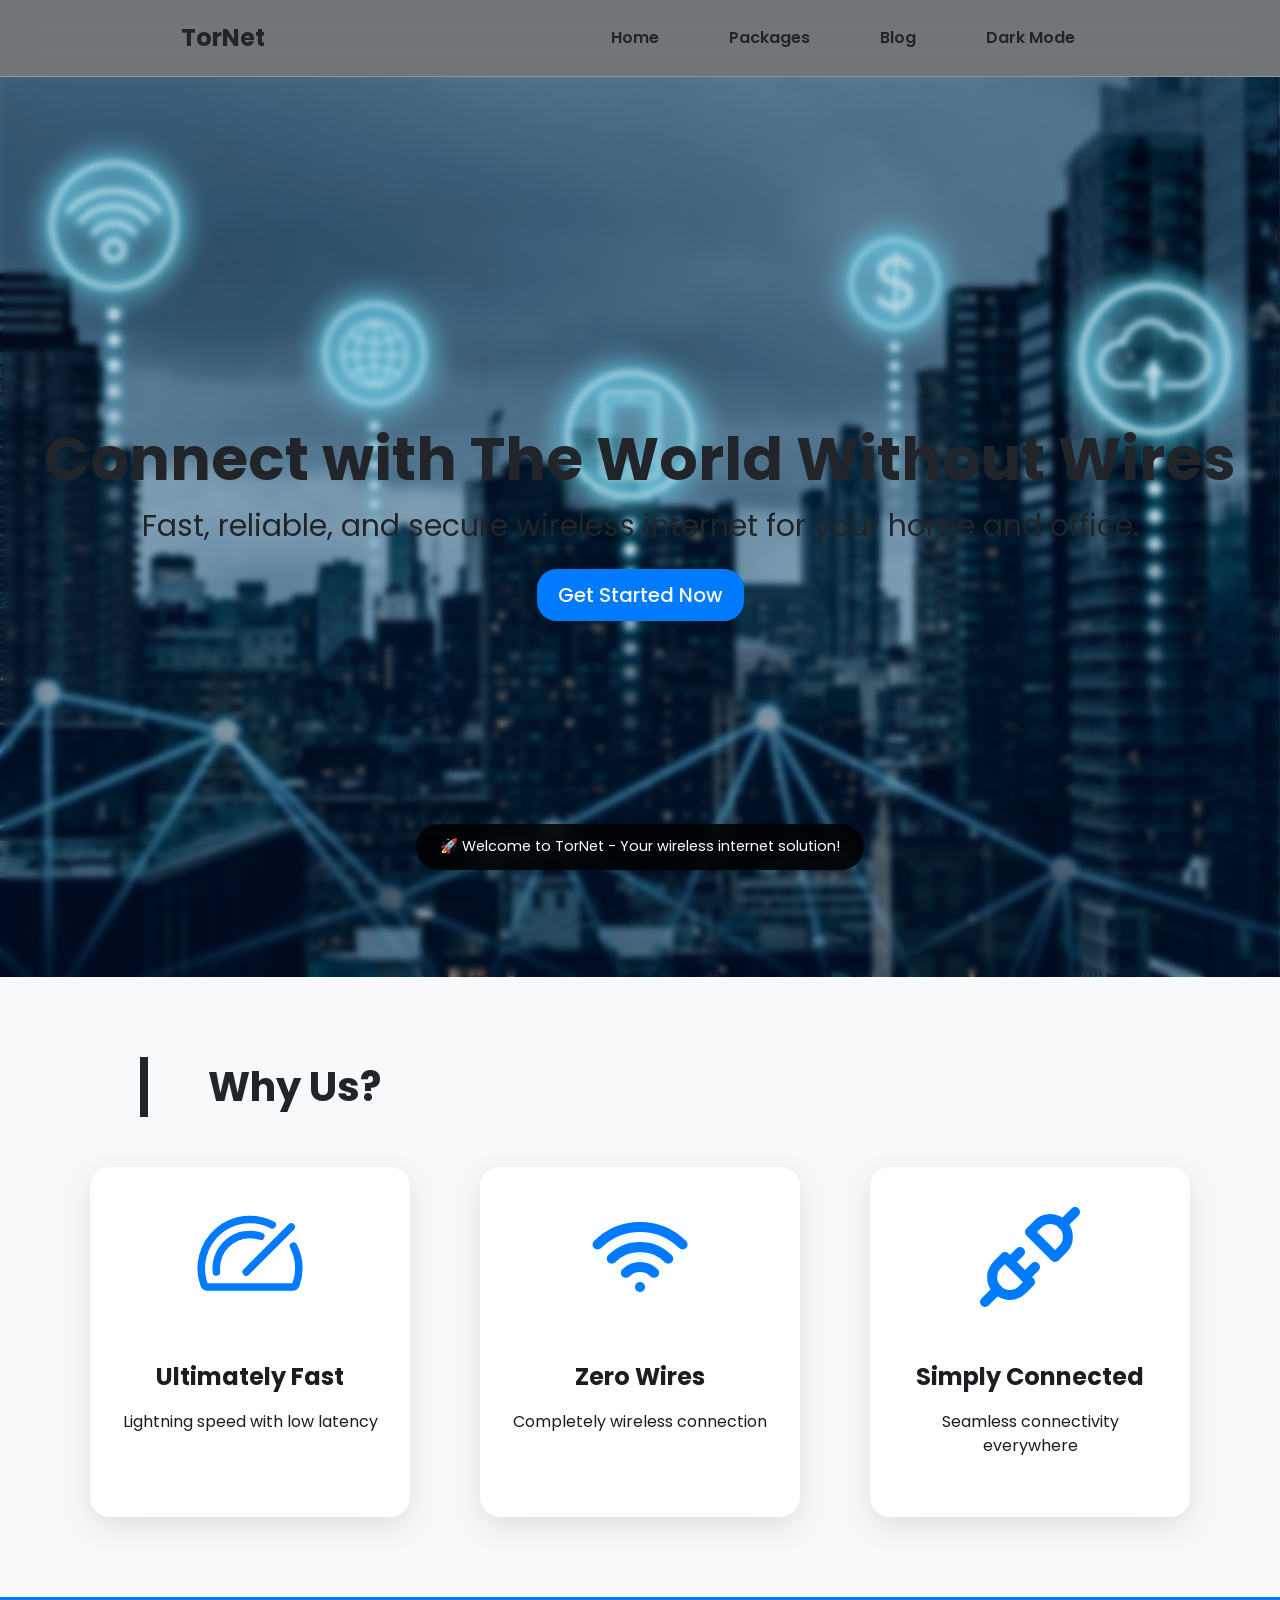
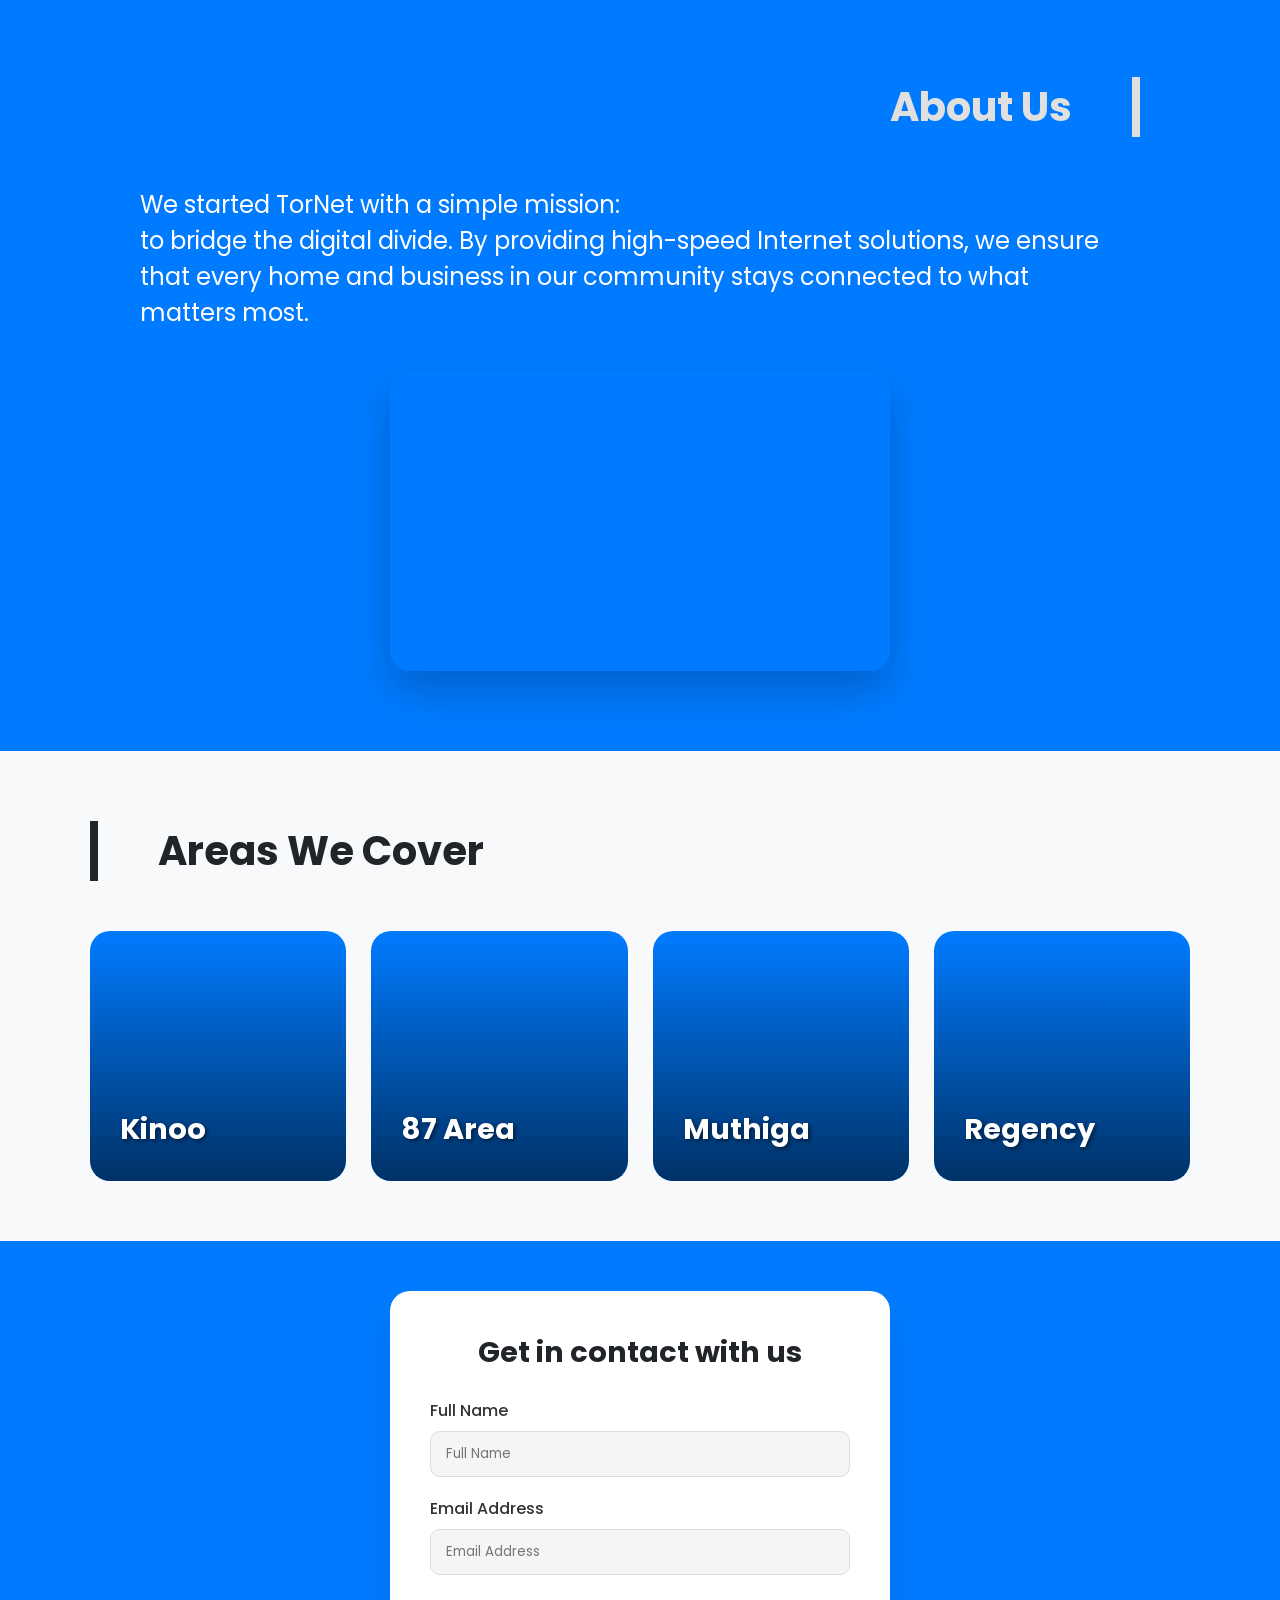
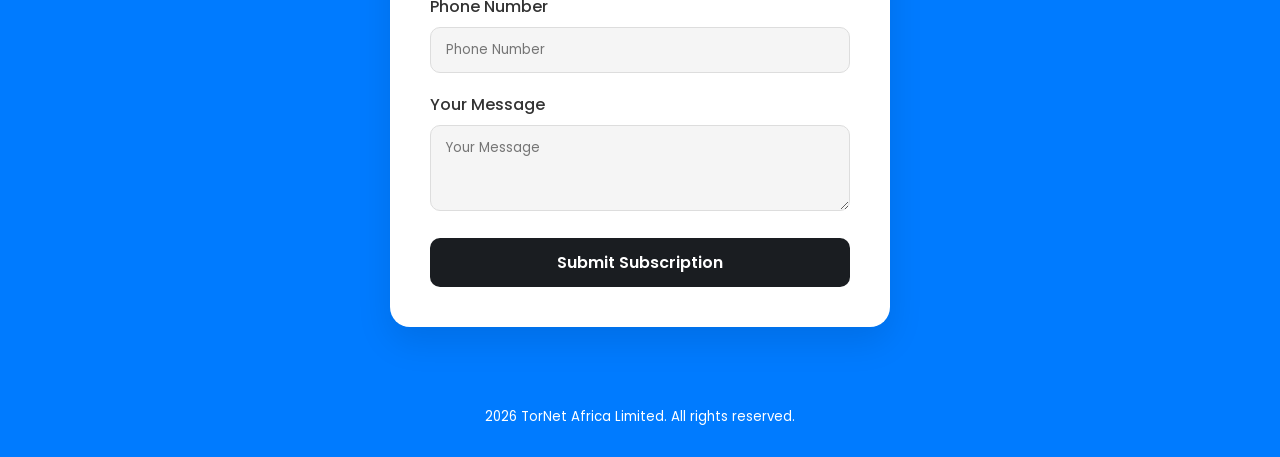
<file: index.html>
<!DOCTYPE html>
<html lang="en">
<head>
  <meta charset="UTF-8" />
  <meta name="viewport" content="width=device-width, initial-scale=1.0" />
  <title>TorNet | Wireless Internet</title>
  <link rel="preconnect" href="https://fonts.googleapis.com" />
  <link rel="preconnect" href="https://fonts.gstatic.com" crossorigin />
  <link href="https://fonts.googleapis.com/css2?family=Montserrat:ital,wght@0,100..900;1,100..900&family=Poppins:ital,wght@0,100;0,200;0,300;0,400;0,500;0,600;0,700;0,800;0,900;1,100;1,200;1,300;1,400;1,500;1,600;1,700;1,800;1,900&display=swap" rel="stylesheet" />
  <link rel="stylesheet" href="style.css">

</head>
<body>
  <div class="circle"></div>
  <div class="circle1"></div>
  <div class="circle2"></div>
  <div class="circle3"></div>

  <nav>
    <h2>TorNet</h2>
    <ul>
      <li><a href="#">Home</a></li>
      <li><a href="/pages/packages.html">Packages</a></li>
      <li><a href="/pages/blog.html">Blog</a></li>
      <li><a href="#" id="darkModeToggle">Dark Mode</a></li>
    </ul>
  </nav>

  <header>
    <div class="main">
      <div>
        <h1>Connect with The World Without Wires</h1>
        <p class="lead">Fast, reliable, and secure wireless internet for your home and office.</p>
        <button class="start" id="getStartedBtn">Get Started Now</button>
      </div>
    </div>
  </header>

  <main>
    <div class="cards-section" id="packages">
      <h1 class="title">Why Us?</h1>
      <div class="cards">
        <div class="speed">
          <svg xmlns="http://www.w3.org/2000/svg" width="240" height="240" fill="#007bff" viewBox="0 0 256 256">
            <path d="M114.34,154.34l96-96a8,8,0,0,1,11.32,11.32l-96,96a8,8,0,0,1-11.32-11.32ZM128,88a63.9,63.9,0,0,1,20.44,3.33,8,8,0,1,0,5.11-15.16A80,80,0,0,0,48.49,160.88,8,8,0,0,0,56.43,168c.29,0,.59,0,.89-.05a8,8,0,0,0,7.07-8.83A64.92,64.92,0,0,1,64,152,64.07,64.07,0,0,1,128,88Zm99.74,13a8,8,0,0,0-14.24,7.3,96.27,96.27,0,0,1,5,75.71l-181.1-.07A96.24,96.24,0,0,1,128,56h.88a95,95,0,0,1,42.82,10.5A8,8,0,1,0,179,52.27a112,112,0,0,0-156.66,137A16.07,16.07,0,0,0,37.46,200H218.53a16,16,0,0,0,15.11-10.71,112.35,112.35,0,0,0-5.9-88.3Z"/>
          </svg>
          <h3>Ultimately Fast</h3>
          <p>Lightning speed with low latency</p>
        </div>
        <div class="wires">
          <svg xmlns="http://www.w3.org/2000/svg" width="240" height="240" viewBox="0 0 24 24" fill="none" stroke="#007bff" stroke-width="2" stroke-linecap="round" stroke-linejoin="round">
            <path stroke="none" d="M0 0h24v24H0z" fill="none" />
            <path d="M12 18l.01 0" />
            <path d="M9.172 15.172a4 4 0 0 1 5.656 0" />
            <path d="M6.343 12.343a8 8 0 0 1 11.314 0" />
            <path d="M3.515 9.515c4.686 -4.687 12.284 -4.687 17 0" />
          </svg>
          <h3>Zero Wires</h3>
          <p>Completely wireless connection</p>
        </div>
        <div class="connect">
          <svg xmlns="http://www.w3.org/2000/svg" width="240" height="240" viewBox="0 0 24 24" fill="none" stroke="#007bff" stroke-width="2" stroke-linecap="round" stroke-linejoin="round">
            <path stroke="none" d="M0 0h24v24H0z" fill="none" />
            <path d="M7 12l5 5l-1.5 1.5a3.536 3.536 0 1 1 -5 -5l1.5 -1.5" />
            <path d="M17 12l-5 -5l1.5 -1.5a3.536 3.536 0 1 1 5 5l-1.5 1.5" />
            <path d="M3 21l2.5 -2.5" />
            <path d="M18.5 5.5l2.5 -2.5" />
            <path d="M10 11l-2 2" />
            <path d="M13 14l-2 2" />
          </svg>
          <h3>Simply Connected</h3>
          <p>Seamless connectivity everywhere</p>
        </div>
      </div>
    </div>

    <div class="about">
      <h1 class="title2">About Us</h1>
      <article>
        <p>We started TorNet with a simple mission:<br />to bridge the digital divide. By providing high-speed Internet solutions, we ensure that every home and business in our community stays connected to what matters most.</p>
        <div class="earth"></div>
      </article>
    </div>

    <div class="areas" id="blog">
      <h1 class="title area-title">Areas We Cover</h1>
      <div class="area-cards">
        <div class="kinoo area1">
          <h3>Kinoo</h3>
        </div>
        <div class="kinoo area2">
          <h3>87 Area</h3>
        </div>
        <div class="kinoo area3">
          <h3>Muthiga</h3>
        </div>
        <div class="kinoo area4">
          <h3>Regency</h3>
        </div>
      </div>
    </div>
  </main>

  <footer>
    <div class="feedback">
      <form id="contactForm">
        <h4>Get in contact with us</h4>
        <div class="mb-3">
          <span>Full Name</span>
          <input type="text" name="name" class="form-control" placeholder="Full Name" required id="fullName" />
        </div>
        <div class="mb-3">
          <span>Email Address</span>
          <input type="email" name="email" class="form-control" placeholder="Email Address" required id="email" />
        </div>
        <div class="mb-3">
          <span>Phone Number</span>
          <input type="tel" name="phone" class="form-control" placeholder="Phone Number" required id="phone" />
        </div>
        <div class="mb-3">
          <span>Your Message</span>
          <textarea name="message" class="form-control" rows="3" placeholder="Your Message" id="message"></textarea>
        </div>
        <button type="submit" class="btn-dark">Submit Subscription</button>
      </form>
    </div>
    <h5>2026 TorNet Africa Limited. All rights reserved.</h5>
  </footer>

  <div id="toast" class="toast-notification"></div>

  <script src="script.js">
    
  </script>
</body>
</html>
</file>
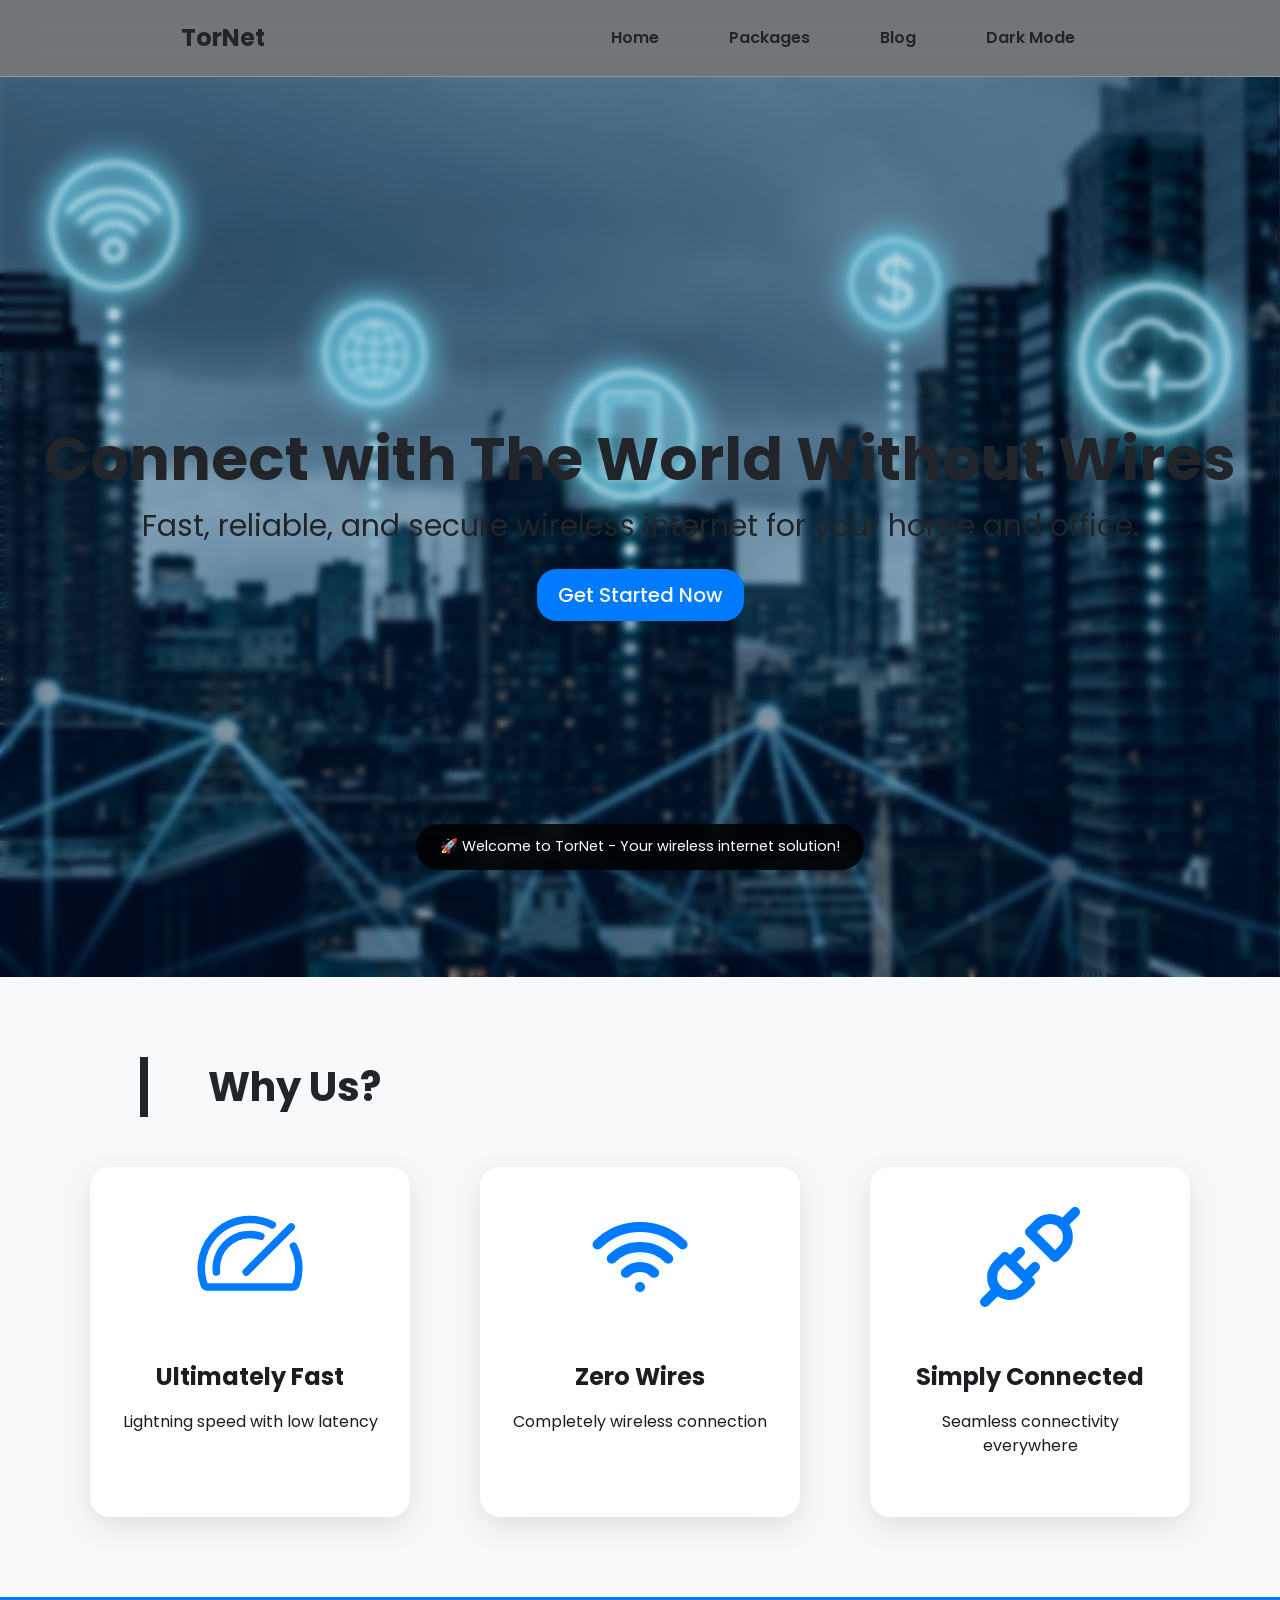
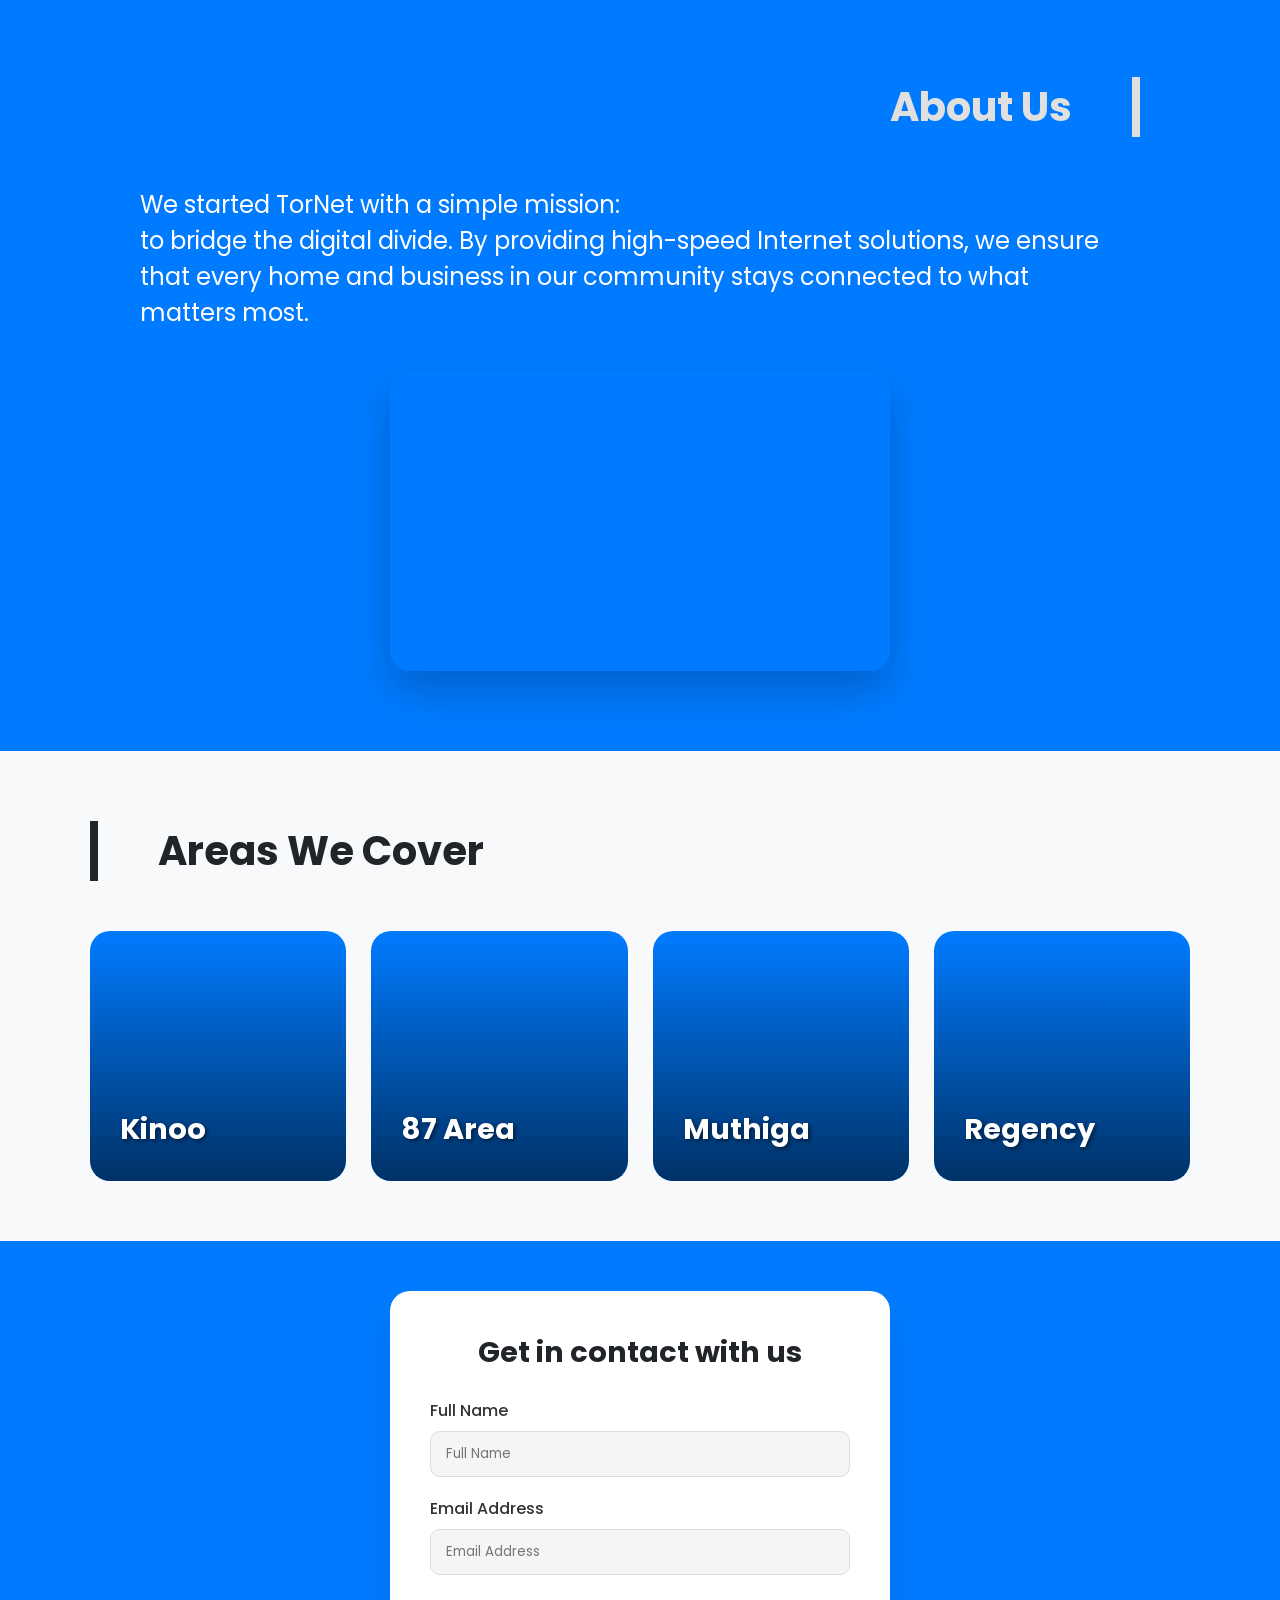
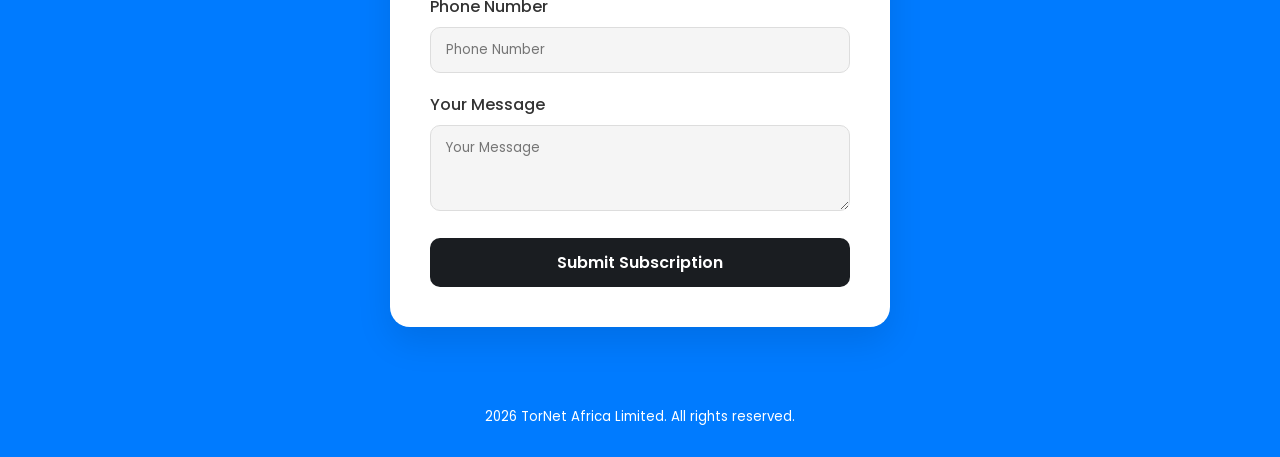
<file: index2.html>
<!DOCTYPE html>
<html lang="en">
<head>
  <meta charset="UTF-8" />
  <meta name="viewport" content="width=device-width, initial-scale=1.0" />
  <title>TorNet | Wireless Internet</title>
  <link rel="preconnect" href="https://fonts.googleapis.com" />
  <link rel="preconnect" href="https://fonts.gstatic.com" crossorigin />
  <link href="https://fonts.googleapis.com/css2?family=Montserrat:ital,wght@0,100..900;1,100..900&family=Poppins:ital,wght@0,100;0,200;0,300;0,400;0,500;0,600;0,700;0,800;0,900;1,100;1,200;1,300;1,400;1,500;1,600;1,700;1,800;1,900&display=swap" rel="stylesheet" />
  <link rel="stylesheet" href="style.css">

</head>
<body>
  <div class="circle"></div>
  <div class="circle1"></div>
  <div class="circle2"></div>
  <div class="circle3"></div>

  <nav>
    <h2>TorNet</h2>
    <ul>
      <li><a href="#">Home</a></li>
      <li><a href="#packages">Packages</a></li>
      <li><a href="#blog">Blog</a></li>
      <li><a href="#" id="darkModeToggle">Dark Mode</a></li>
    </ul>
  </nav>

  <header>
    <div class="main">
      <div>
        <h1>Connect with The World Without Wires</h1>
        <p class="lead">Fast, reliable, and secure wireless internet for your home and office.</p>
        <button class="start" id="getStartedBtn">Get Started Now</button>
      </div>
    </div>
  </header>

  <main>
    <div class="cards-section" id="packages">
      <h1 class="title">Why Us?</h1>
      <div class="cards">
        <div class="speed">
          <svg xmlns="http://www.w3.org/2000/svg" width="240" height="240" fill="#007bff" viewBox="0 0 256 256">
            <path d="M114.34,154.34l96-96a8,8,0,0,1,11.32,11.32l-96,96a8,8,0,0,1-11.32-11.32ZM128,88a63.9,63.9,0,0,1,20.44,3.33,8,8,0,1,0,5.11-15.16A80,80,0,0,0,48.49,160.88,8,8,0,0,0,56.43,168c.29,0,.59,0,.89-.05a8,8,0,0,0,7.07-8.83A64.92,64.92,0,0,1,64,152,64.07,64.07,0,0,1,128,88Zm99.74,13a8,8,0,0,0-14.24,7.3,96.27,96.27,0,0,1,5,75.71l-181.1-.07A96.24,96.24,0,0,1,128,56h.88a95,95,0,0,1,42.82,10.5A8,8,0,1,0,179,52.27a112,112,0,0,0-156.66,137A16.07,16.07,0,0,0,37.46,200H218.53a16,16,0,0,0,15.11-10.71,112.35,112.35,0,0,0-5.9-88.3Z"/>
          </svg>
          <h3>Ultimately Fast</h3>
          <p>Lightning speed with low latency</p>
        </div>
        <div class="wires">
          <svg xmlns="http://www.w3.org/2000/svg" width="240" height="240" viewBox="0 0 24 24" fill="none" stroke="#007bff" stroke-width="2" stroke-linecap="round" stroke-linejoin="round">
            <path stroke="none" d="M0 0h24v24H0z" fill="none" />
            <path d="M12 18l.01 0" />
            <path d="M9.172 15.172a4 4 0 0 1 5.656 0" />
            <path d="M6.343 12.343a8 8 0 0 1 11.314 0" />
            <path d="M3.515 9.515c4.686 -4.687 12.284 -4.687 17 0" />
          </svg>
          <h3>Zero Wires</h3>
          <p>Completely wireless connection</p>
        </div>
        <div class="connect">
          <svg xmlns="http://www.w3.org/2000/svg" width="240" height="240" viewBox="0 0 24 24" fill="none" stroke="#007bff" stroke-width="2" stroke-linecap="round" stroke-linejoin="round">
            <path stroke="none" d="M0 0h24v24H0z" fill="none" />
            <path d="M7 12l5 5l-1.5 1.5a3.536 3.536 0 1 1 -5 -5l1.5 -1.5" />
            <path d="M17 12l-5 -5l1.5 -1.5a3.536 3.536 0 1 1 5 5l-1.5 1.5" />
            <path d="M3 21l2.5 -2.5" />
            <path d="M18.5 5.5l2.5 -2.5" />
            <path d="M10 11l-2 2" />
            <path d="M13 14l-2 2" />
          </svg>
          <h3>Simply Connected</h3>
          <p>Seamless connectivity everywhere</p>
        </div>
      </div>
    </div>

    <div class="about">
      <h1 class="title2">About Us</h1>
      <article>
        <p>We started TorNet with a simple mission:<br />to bridge the digital divide. By providing high-speed Internet solutions, we ensure that every home and business in our community stays connected to what matters most.</p>
        <div class="earth"></div>
      </article>
    </div>

    <div class="areas" id="blog">
      <h1 class="title area-title">Areas We Cover</h1>
      <div class="area-cards">
        <div class="kinoo area1">
          <h3>Kinoo</h3>
        </div>
        <div class="kinoo area2">
          <h3>87 Area</h3>
        </div>
        <div class="kinoo area3">
          <h3>Muthiga</h3>
        </div>
        <div class="kinoo area4">
          <h3>Regency</h3>
        </div>
      </div>
    </div>
  </main>

  <footer>
    <div class="feedback">
      <form id="contactForm">
        <h4>Get in contact with us</h4>
        <div class="mb-3">
          <span>Full Name</span>
          <input type="text" name="name" class="form-control" placeholder="Full Name" required id="fullName" />
        </div>
        <div class="mb-3">
          <span>Email Address</span>
          <input type="email" name="email" class="form-control" placeholder="Email Address" required id="email" />
        </div>
        <div class="mb-3">
          <span>Phone Number</span>
          <input type="tel" name="phone" class="form-control" placeholder="Phone Number" required id="phone" />
        </div>
        <div class="mb-3">
          <span>Your Message</span>
          <textarea name="message" class="form-control" rows="3" placeholder="Your Message" id="message"></textarea>
        </div>
        <button type="submit" class="btn-dark">Submit Subscription</button>
      </form>
    </div>
    <h5>2026 TorNet Africa Limited. All rights reserved.</h5>
  </footer>

  <div id="toast" class="toast-notification"></div>

  <script src="script.js">
    
  </script>
</body>
</html>
</file>
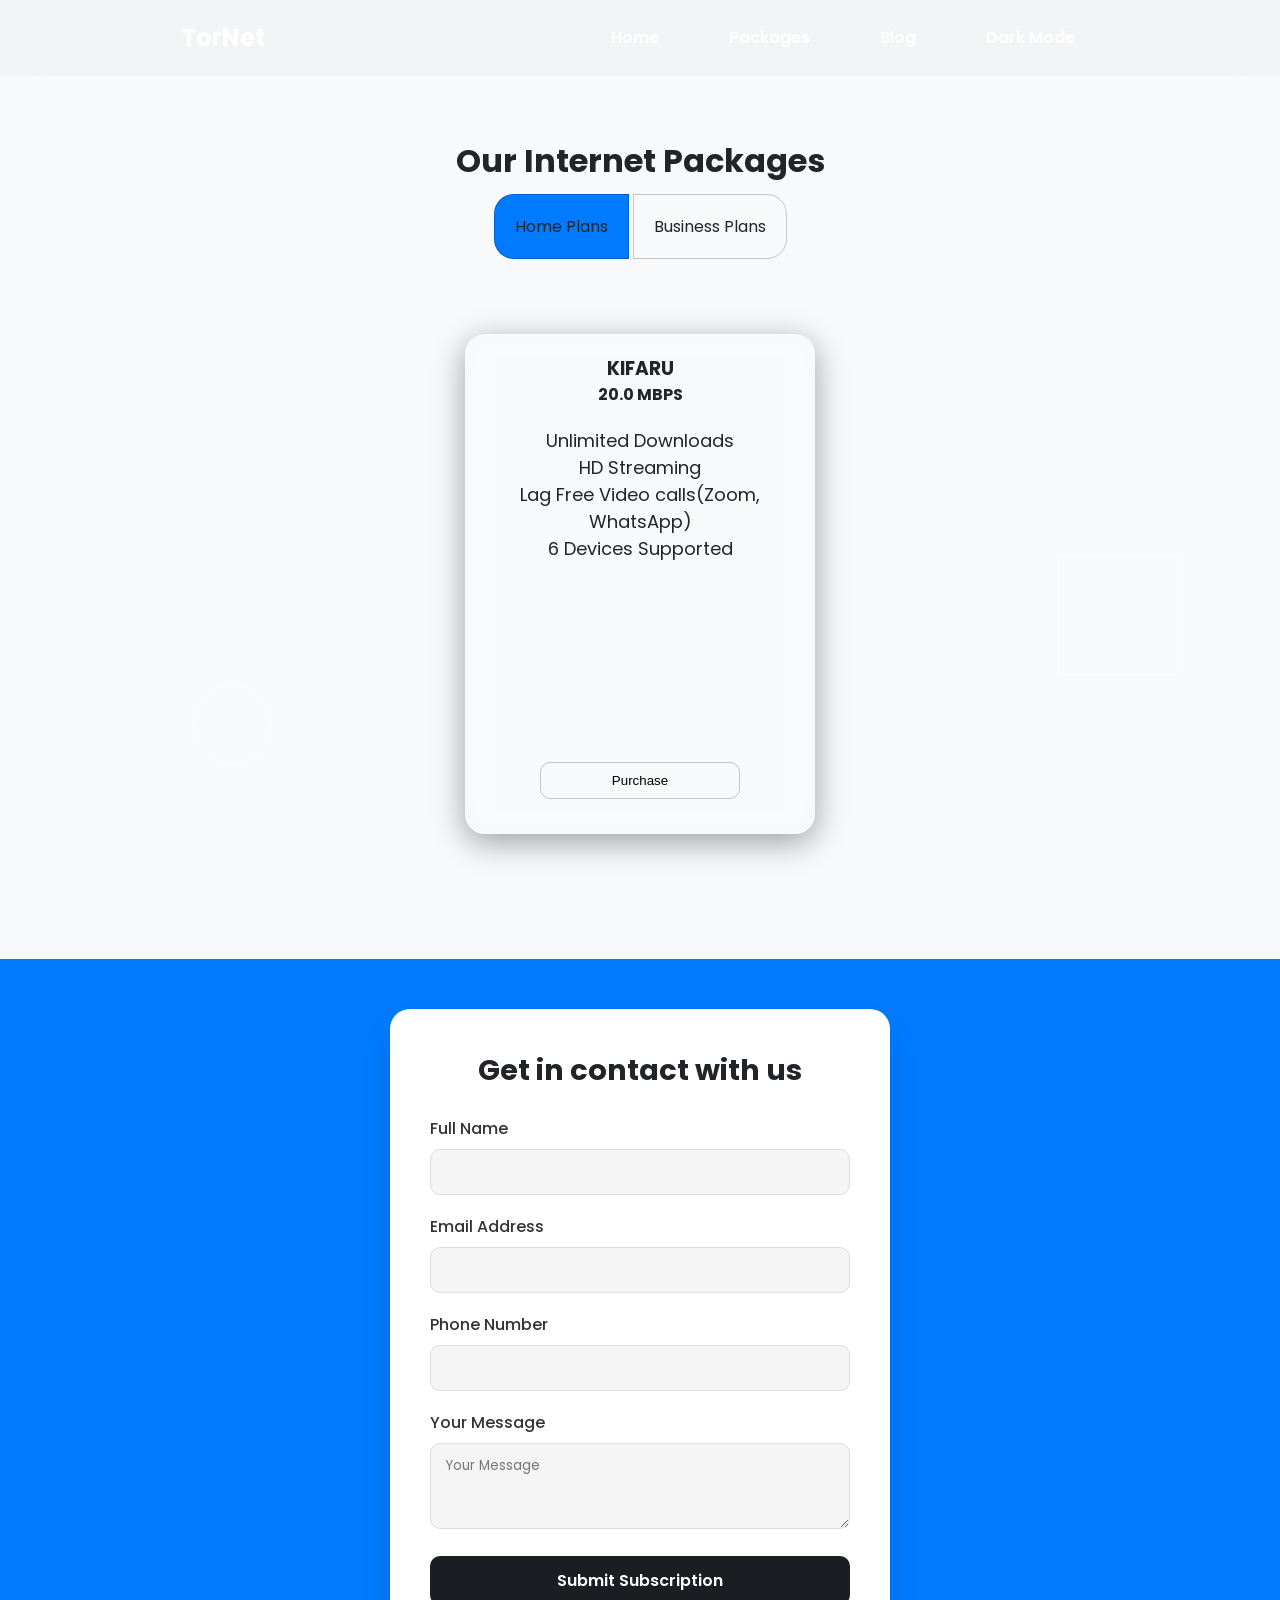
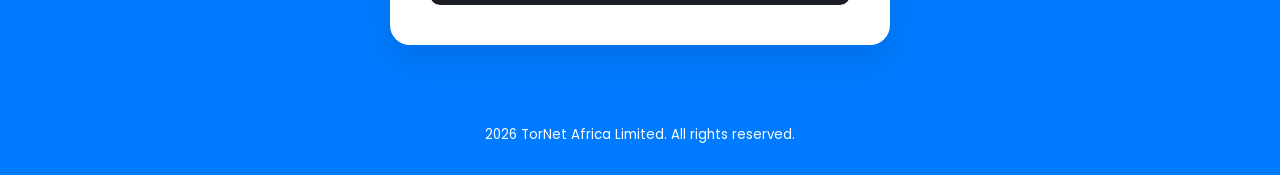
<file: pages/packages.html>
<!DOCTYPE html>
<html lang="en">
  <head>
    <meta charset="UTF-8" />
    <meta name="viewport" content="width=device-width, initial-scale=1.0" />
    <title>TorNet | Packages</title>
    <link rel="stylesheet" href="packages.css">
    <link rel="preconnect" href="https://fonts.googleapis.com" />
  <link rel="preconnect" href="https://fonts.gstatic.com" crossorigin />
  <link href="https://fonts.googleapis.com/css2?family=Montserrat:ital,wght@0,100..900;1,100..900&family=Poppins:ital,wght@0,100;0,200;0,300;0,400;0,500;0,600;0,700;0,800;0,900;1,100;1,200;1,300;1,400;1,500;1,600;1,700;1,800;1,900&display=swap" rel="stylesheet" />
  </head>
  <body>
    <div class="circle"></div>
    <div class="circle1"></div>
    <div class="circle2"></div>
    <div class="circle3"></div>

    <nav>
      <h2>TorNet</h2>
      <ul>
        <li><a href="/index.html">Home</a></li>
        <li><a href="#">Packages</a></li>
        <li><a href="/pages/blog.html">Blog</a></li>
        <li><a href="#" id="darkModeToggle">Dark Mode</a></li>
      </ul>
    </nav>

    <main>
      <div class="buttons">
        <h1>Our Internet Packages</h1>
        <span class="plan home">Home Plans</span>
        <span class="plan business">Business Plans</span>
      </div>
      <div class="cards">
        <div class="card1 home-plan">
          <h3>KIFARU</h3>
          <h4>20.0 MBPS</h4>
          <div class="info">
            <ul>
              <li>Unlimited Downloads</li>
              <li>HD Streaming</li>
              <li>Lag Free Video calls(Zoom, WhatsApp)</li>
              <li>6 Devices Supported</li>
            </ul>
            <button class="purchase-home">Purchase</button>
          </div>
        </div>
      </div>
      <div class="card1 business-plan">
        <h3>CHUI</h3>
        <h4>40.0 MBPS</h4>
        <div class="info">
          <ul>
            <li>Faster Unlimited Downloads</li>
            <li>2K/4K Streaming</li>
            <li>Low Latecy</li>
            <li>Supports Gaming</li>
            <li>Low Speed Buffers</li>
            <li>Wide Range</li>
            <li>10 Devices Supported</li>
          </ul>
            <button class="purchase-btn">Purchase</button>
        </div>
      </div>
    </main>
    <footer>
    <div class="feedback">
      <form id="contactForm">
        <h4>Get in contact with us</h4>
        <div class="mb-3">
          <span>Full Name</span>
          <input type="text" name="name" class="form-control"  required id="fullName" />
        </div>
        <div class="mb-3">
          <span>Email Address</span>
          <input type="email" name="email" class="form-control"  required id="email" />
        </div>
        <div class="mb-3">
          <span>Phone Number</span>
          <input type="tel" name="phone" class="form-control"  required id="phone" />
        </div>
        <div class="mb-3">
          <span>Your Message</span>
          <textarea name="message" class="form-control" rows="3" placeholder="Your Message" id="message"></textarea>
        </div>
        <button type="submit" class="btn-dark">Submit Subscription</button>
      </form>
    </div>
    <h5>2026 TorNet Africa Limited. All rights reserved.</h5>
  </footer>
    <script src="packages.js"></script>
  </body>
</html>
</file>
<file: style.css>
:root {
  --bg-color-light: #f8f9fb;
  --text-color-light: #212529;
  --accent-1-color: #007bff;
  --accent-2-color: #28a745;
  --glass-border-color-light: #e0e0e0;
  --glass-shadow-color-light: rgba(0, 0, 0, 0.05);

  --bg-color-dark: #1a1d21;
  --text-color-dark: #f8f9fb;
  --glass-border-color-dark: #343a40;
  --glass-shadow-color-dark: rgba(0, 0, 0, 0.2);
}

* {
  margin: 0;
  padding: 0;
  box-sizing: border-box;
}

html {
  scroll-behavior: smooth;
}
body {
  line-height: 1.5;
  -webkit-font-smoothing: antialiased;
  background-color: var(--bg-color-light);
  color: var(--text-color-light);
  font-family: "Poppins", sans-serif;
  transition:
    background-color 0.3s ease,
    color 0.3s ease;
}

/* Dark mode styles */
body.dark {
  background-color: var(--bg-color-dark);
  color: var(--text-color-dark);
}

body.dark .cards-section .title {
  color: var(--text-color-dark);
  border-left-color: var(--text-color-dark);
}

body.dark .cards .speed,
body.dark .cards .wires,
body.dark .cards .connect {
  color: var(--text-color-dark);
  background: rgba(255, 255, 255, 0.05);
}

body.dark .cards .speed svg,
body.dark .cards .wires svg,
body.dark .cards .connect svg {
  filter: brightness(0.9);
}

body.dark .about {
  background-color: #0056b3;
}

body.dark .kinoo {
  background-color: #0056b3;
}

body.dark footer {
  background-color: #0056b3;
}

body.dark .mb-3 span {
  background-color: #0056b3;
}

body.dark .form-control {
  background: rgba(255, 255, 255, 0.1);
  color: var(--text-color-dark);
  border-color: rgba(255, 255, 255, 0.3);
}

body.dark .form-control::placeholder {
  color: rgba(255, 255, 255, 0.6);
}

header {
  /* background-image: url("https://images.unsplash.com/photo-1573164713988-8665fc963095?w=1600&auto=format"); */
  background-image: url("images/hero-bg.jpg");
  background-position: center;
  background-size: cover;
  height: 100vh;
  position: relative;
}
nav {
  display: flex;
  justify-content: space-around;
  align-items: center;
  font-family: "Poppins", sans-serif;
  background: rgba(26, 29, 33, 0.6);
  backdrop-filter: blur(20px);
  position: sticky;
  z-index: 30;
  top: 0;
  padding: 20px;
  border-bottom: 1px solid rgba(224, 224, 224, 0.3);
}
a {
  text-decoration: none;
  color: inherit;
  font-weight: 600;
  transition: 0.3s ease;
  padding: 5px;
}
a:hover,
nav ul li:hover {
  text-shadow: 0 0 10px var(--text-color-dark);
  transform: translateY(-2px);
}
ul {
  list-style: none;
  display: flex;
  gap: 20px;
}
nav li {
  padding-inline: 20px;
  transition: 0.3s ease;
}
button {
  cursor: pointer;
  border: none;
  background: none;
}
.main {
  height: 100vh;
  display: flex;
  justify-content: center;
  align-items: center;
  text-align: center;
  font-size: 30px;
  backdrop-filter: brightness(0.9) blur(3px);
  font-family: "Poppins", sans-serif;
  position: relative;
}

.start {
  padding: 10px 20px;
  font-family: "Poppins", sans-serif;
  color: var(--text-color-dark);
  background-color: var(--accent-1-color);
  border-radius: 20px;
  font-size: 20px;
  margin: 20px 0;
  border: 1px solid transparent;
  transition: 0.2s ease;
  font-weight: 500;
}
.start:hover {
  border: 1px solid rgba(255, 255, 255, 0.5);
  background: transparent;
  text-shadow: 0 0 10px rgba(255, 255, 255, 0.5);
  box-shadow: 0 0 5px rgba(255, 255, 255, 0.3);
  transform: scale(1.02);
}

/* Fixed animation for circles - repaired positioning */
.circle {
  border: 1px solid rgba(255, 255, 255, 0.6);
  width: 100px;
  height: 100px;
  position: fixed;
  top: 30%;
  left: 5%;
  filter: blur(3px);
  animation: floatRandom infinite ease-in-out 15s;
  pointer-events: none;
}

.circle1 {
  border: 1px solid rgba(255, 255, 255, 0.6);
  width: 100px;
  height: 100px;
  border-radius: 50%;
  position: fixed;
  top: 20%;
  right: 10%;
  filter: blur(2px);
  animation: floatRandom infinite ease-in-out 7s reverse;
  pointer-events: none;
}

.circle2 {
  border: 1px solid rgba(255, 255, 255, 0.5);
  width: 80px;
  height: 80px;
  border-radius: 50%;
  position: fixed;
  bottom: 15%;
  left: 15%;
  animation: floatRandom infinite ease 30s reverse;
  pointer-events: none;
}

.circle3 {
  border: 1px solid rgba(255, 255, 255, 0.5);
  width: 120px;
  height: 120px;
  position: fixed;
  bottom: 25%;
  right: 8%;
  animation: floatRandom infinite ease 10s reverse;
  pointer-events: none;
}

@keyframes floatRandom {
  0% {
    transform: translate(0, 0) scale(1) rotate(0deg);
  }
  25% {
    transform: translate(30px, -20px) scale(1.1) rotate(90deg);
  }
  50% {
    transform: translate(-20px, 30px) scale(0.9) rotate(180deg);
  }
  75% {
    transform: translate(20px, 20px) scale(1.05) rotate(270deg);
  }
  100% {
    transform: translate(0, 0) scale(1) rotate(360deg);
  }
}

.cards-section {
  padding: 80px 50px;
}
.title {
  margin-left: 90px;
  padding-left: 60px;
  color: var(--text-color-light);
  border-left: 8px solid var(--text-color-light);
  margin-bottom: 50px;
  font-size: 2.5rem;
}

.cards {
  display: flex;
  justify-content: space-evenly;
  align-items: center;
  flex-wrap: wrap;
  gap: 30px;
}

.speed,
.wires,
.connect {
  background: rgba(255, 255, 255, 0.9);
  backdrop-filter: blur(5px);
  padding: 30px;
  border-radius: 20px;
  text-align: center;
  width: 320px;
  min-height: 350px;
  transition: 0.4s ease;
  color: #1a1d21;
  box-shadow: 0 10px 30px rgba(0, 0, 0, 0.1);
}
.speed:hover,
.connect:hover,
.wires:hover {
  transform: translateY(-10px);
  box-shadow: 0 20px 40px rgba(0, 0, 0, 0.15);
}

body.dark .speed,
body.dark .wires,
body.dark .connect {
  background: rgba(30, 35, 45, 0.9);
  color: var(--text-color-dark);
  box-shadow: 0 10px 30px rgba(0, 0, 0, 0.3);
}

.speed svg,
.wires svg,
.connect svg {
  width: 120px;
  height: 120px;
  margin-bottom: 20px;
}

.speed h3,
.wires h3,
.connect h3 {
  font-family: "Poppins", sans-serif;
  margin: 15px 0;
  font-size: 1.5rem;
}

.about {
  background-color: #007bff;
  padding: 80px 50px;
}
.title2 {
  margin-right: 90px;
  padding-right: 60px;
  color: #e0e0e0;
  text-align: end;
  border-right: 8px solid #e0e0e0;
  margin-bottom: 50px;
  font-size: 2.5rem;
}

.about p {
  font-size: 1.5rem;
  margin-right: 20px;
  color: white;
}

.about article {
  margin-inline: 90px;
  display: flex;
  justify-content: center;
  align-items: center;
  flex-wrap: wrap;
  gap: 40px;
}
.earth {
  border-radius: 20px;
  background-image: url("https://images.unsplash.com/photo-1451187580459-43490279c0fa?w=800&auto=format");
  background-position: center;
  background-size: cover;
  width: 100%;
  max-width: 500px;
  height: 300px;
  box-shadow: 0 20px 40px rgba(0, 0, 0, 0.2);
}
.area-cards {
  display: grid;
  grid-template-columns: repeat(auto-fit, minmax(250px, 1fr));
  margin: 50px 90px;
  gap: 25px;
}
.kinoo {
  background-color: #007bff;
  transition: 0.4s ease;
  border-radius: 20px;
  display: flex;
  padding: 30px;
  align-items: flex-end;
  min-height: 250px;
  background-size: cover;
  background-position: center;
  position: relative;
  overflow: hidden;
}
.kinoo:hover {
  transform: scale(1.03);
  box-shadow: 0 15px 35px rgba(0, 0, 0, 0.2);
}
.kinoo h3 {
  color: white;
  font-size: 1.8rem;
  text-shadow: 2px 2px 4px rgba(0, 0, 0, 0.5);
  z-index: 2;
}
.kinoo::before {
  content: "";
  position: absolute;
  top: 0;
  left: 0;
  right: 0;
  bottom: 0;
  background: linear-gradient(to top, rgba(0, 0, 0, 0.6), transparent);
  border-radius: 20px;
}

/* Area background images */
.area1 {
  background-image: url("https://images.unsplash.com/photo-1578659242542-6c7fafc7c2f6?w=500&auto=format");
}
.area2 {
  background-image: url("https://images.unsplash.com/photo-1486406146926-c627a92ad1ab?w=500&auto=format");
}
.area3 {
  background-image: url("https://images.unsplash.com/photo-1560518883-ce09059eeffc?w=500&auto=format");
}
.area4 {
  background-image: url("https://images.unsplash.com/photo-1560185009-5f9f67b2c4a0?w=500&auto=format");
}

.area-title {
  margin: 50px 90px;
  margin-top: 70px;
}

footer {
  background-color: #007bff;
  margin-top: 60px;
}
footer h5 {
  text-align: center;
  padding: 30px;
  color: white;
  font-weight: 400;
}
.feedback {
  display: flex;
  justify-content: center;
  padding: 50px 20px;
}
form {
  text-align: center;
  background: white;
  padding: 40px;
  border-radius: 20px;
  width: 100%;
  max-width: 500px;
  box-shadow: 0 15px 35px rgba(0, 0, 0, 0.1);
}
body.dark form {
  background: #2a2f36;
}
form h4 {
  margin-bottom: 25px;
  font-size: 1.8rem;
  color: inherit;
}
.mb-3 {
  margin-bottom: 20px;
  text-align: left;
}
.form-control {
  padding: 12px 15px;
  width: 100%;
  background: #f5f5f5;
  border-radius: 10px;
  border: 1px solid #ddd;
  font-family: "Poppins", sans-serif;
  transition: 0.2s;
}
.form-control:focus {
  outline: none;
  border-color: var(--accent-1-color);
  box-shadow: 0 0 0 3px rgba(0, 123, 255, 0.1);
}
.mb-3 span {
  color: #333;
  display: block;
  margin-bottom: 8px;
  font-weight: 500;
}
body.dark .mb-3 span {
  color: #eee;
}
.btn-dark {
  background-color: #1a1d21;
  color: white;
  padding: 12px;
  border: none;
  border-radius: 10px;
  width: 100%;
  font-size: 1rem;
  font-weight: 600;
  cursor: pointer;
  transition: 0.2s;
  font-family: "Poppins", sans-serif;
}
.btn-dark:hover {
  background-color: #333;
  transform: translateY(-2px);
}
body.dark .btn-dark {
  background-color: #007bff;
}
body.dark .btn-dark:hover {
  background-color: #0056b3;
}

/* Responsive fixes */
@media (max-width: 1024px) {
  .title,
  .title2 {
    margin-left: 30px;
    margin-right: 30px;
  }
  .about article {
    margin-inline: 30px;
  }
  .area-cards {
    margin: 50px 30px;
  }
  .cards {
    flex-direction: column;
  }
}

@media (max-width: 768px) {
  nav {
    flex-direction: column;
    gap: 15px;
  }
  ul {
    flex-wrap: wrap;
    justify-content: center;
  }
  .main h1 {
    font-size: 1.8rem;
  }
  .lead {
    font-size: 1rem;
  }
  .title,
  .title2 {
    font-size: 1.8rem;
    padding-left: 30px;
    padding-right: 30px;
  }
  .about p {
    font-size: 1.1rem;
  }
  .earth {
    height: 200px;
  }
}

/* Toast notification */
.toast-notification {
  position: fixed;
  bottom: 30px;
  left: 50%;
  transform: translateX(-50%);
  background: rgba(0, 0, 0, 0.85);
  backdrop-filter: blur(10px);
  color: white;
  padding: 12px 24px;
  border-radius: 50px;
  font-size: 0.9rem;
  z-index: 1000;
  opacity: 0;
  transition: opacity 0.3s ease;
  pointer-events: none;
  font-family: "Poppins", sans-serif;
}
</file>
<file: pages/packages.css>
:root {
  --bg-color-light: #f8f9fb;
  --text-color-light: #212529;
  --accent-1-color: #007bff;
  --accent-2-color: #28a745;
  --glass-border-color-light: #e0e0e0;
  --glass-shadow-color-light: rgba(0, 0, 0, 0.05);

  --bg-color-dark: #1a1d21;
  --text-color-dark: #f8f9fb;
  --glass-border-color-dark: #343a40;
  --glass-shadow-color-dark: rgba(0, 0, 0, 0.2);
}
* {
  margin: 0;
  padding: 0;
  box-sizing: border-box;
}

html {
  scroll-behavior: smooth;
}
body {
  line-height: 1.5;
  -webkit-font-smoothing: antialiased;
  background-color: var(--bg-color-light);
  color: var(--text-color-light);
  font-family: "Poppins", sans-serif;
  transition:
    background-color 0.3s ease,
    color 0.3s ease;
}
a {
  text-decoration: none;
  color: inherit;
  font-weight: 600;
  transition: 0.3s ease;
  padding: 5px;
}
nav {
  display: flex;
  justify-content: space-around;
  align-items: center;
  font-family: "Poppins", sans-serif;
  background: #d9d9d933;
  backdrop-filter: blur(20px);
  position: sticky;
  color: #ffff;
  z-index: 30;
  top: 0;
  padding: 20px;
  border-bottom: 1px solid rgba(255, 255, 255, 0.354);
}
a:hover,
nav ul li:hover {
  text-shadow: 0 0 10px var(--text-color-dark);
  transform: translateY(-2px);
}
a:hover,
nav ul li:hover {
  text-shadow: 0 0 10px var(--text-color-dark);
  transform: translateY(-2px);
}
ul {
  list-style: none;
  display: flex;
  gap: 20px;
}
nav li {
  padding-inline: 20px;
  transition: 0.3s ease;
}
.circle {
  border: 1px solid rgba(255, 255, 255, 0.6);
  width: 100px;
  height: 100px;
  position: fixed;
  top: 30%;
  left: 5%;
  filter: blur(3px);
  animation: floatRandom infinite ease-in-out 15s;
  pointer-events: none;
}

.circle1 {
  border: 1px solid rgba(255, 255, 255, 0.6);
  width: 100px;
  height: 100px;
  border-radius: 50%;
  position: fixed;
  top: 20%;
  right: 10%;
  filter: blur(2px);
  animation: floatRandom infinite ease-in-out 7s reverse;
  pointer-events: none;
}

.circle2 {
  border: 1px solid rgba(255, 255, 255, 0.5);
  width: 80px;
  height: 80px;
  border-radius: 50%;
  position: fixed;
  bottom: 15%;
  left: 15%;
  animation: floatRandom infinite ease 30s reverse;
  pointer-events: none;
}

.circle3 {
  border: 1px solid rgba(255, 255, 255, 0.5);
  width: 120px;
  height: 120px;
  position: fixed;
  bottom: 25%;
  right: 8%;
  animation: floatRandom infinite ease 10s reverse;
  pointer-events: none;
}

@keyframes floatRandom {
  0% {
    transform: translate(0, 0) scale(1) rotate(0deg);
  }
  25% {
    transform: translate(30px, -20px) scale(1.1) rotate(90deg);
  }
  50% {
    transform: translate(-20px, 30px) scale(0.9) rotate(180deg);
  }
  75% {
    transform: translate(20px, 20px) scale(1.05) rotate(270deg);
  }
  100% {
    transform: translate(0, 0) scale(1) rotate(360deg);
  }
}

main{
  text-align: center;
}

.buttons{
  padding: 30px;
}
.buttons h1{
  padding: 30px;
}

.cards{
  display: flex;
  justify-content: center;
  align-items: center;
  height: 70vh;
  position: relative;
}

.card1 {
  width: 350px;
  height: 500px;
  border: 1px solid rgba(7, 7, 7, 0.21);
  padding: 20px;
  border-radius: 20px;
  font-family: 'Poppins';

}
.info {
  font-size: large;
  height: 100%;
  margin-top: 20px;

}
.purchase-home{
  position: relative;
  top: 200px;
  background: none;
  padding: 10px;
  border-radius: 10px;
  width: 200px;
  transition: .4s;
  border: 1px solid rgba(7, 7, 7, 0.21);
}

.purchase-btn:hover {
  background-color: #007bff;
  color: #fff;
}
.purchase-home:hover{
  background-color: #007bff;
  color: #fff;
}
.info ul {
  display: block;
}

.plan{
  padding: 20px;
  margin-top: 100px;
  border: 1px solid rgba(7, 7, 7, 0.21);
}
.home{
  border-top-left-radius: 20px;
  border-bottom-left-radius: 20px;
  background-color: #007bff;
}
.business{
  border-top-right-radius: 20px;
  border-bottom-right-radius: 20px;
  cursor: pointer;
}
.home-plan{
  transition: 1s ease;
  opacity: 1;
}
.business-plan{
  position: absolute;
  top: 37%;
  left: 39%;
  transition: .4s ease;
  opacity: 0;
}

.purchase-btn{
  position: relative;
  bottom: -35%;
  background: none;
  padding: 10px;
  border-radius: 10px;
  width: 200px;
  transition: .4s;
  border: 1px solid rgba(7, 7, 7, 0.21);
}






footer {
  background-color: #007bff;
  margin-top: 60px;
}
footer h5 {
  text-align: center;
  padding: 30px;
  color: white;
  font-weight: 400;
}
.feedback {
  display: flex;
  justify-content: center;
  padding: 50px 20px;
}
form {
  text-align: center;
  background: white;
  padding: 40px;
  border-radius: 20px;
  width: 100%;
  max-width: 500px;
  box-shadow: 0 15px 35px rgba(0, 0, 0, 0.1);
}
body.dark form {
  background: #2a2f36;
}
form h4 {
  margin-bottom: 25px;
  font-size: 1.8rem;
  color: inherit;
}
.mb-3 {
  margin-bottom: 20px;
  text-align: left;
}
.form-control {
  padding: 12px 15px;
  width: 100%;
  background: #f5f5f5;
  border-radius: 10px;
  border: 1px solid #ddd;
  font-family: "Poppins", sans-serif;
  transition: 0.2s;
}
.form-control:focus {
  outline: none;
  border-color: var(--accent-1-color);
  box-shadow: 0 0 0 3px rgba(0, 123, 255, 0.1);
}
.mb-3 span {
  color: #333;
  display: block;
  margin-bottom: 8px;
  font-weight: 500;
}
body.dark .mb-3 span {
  color: #eee;
}
.btn-dark {
  background-color: #1a1d21;
  color: white;
  padding: 12px;
  border: none;
  border-radius: 10px;
  width: 100%;
  font-size: 1rem;
  font-weight: 600;
  cursor: pointer;
  transition: 0.2s;
  font-family: "Poppins", sans-serif;
}
.btn-dark:hover {
  background-color: #333;
  transform: translateY(-2px);
}
body.dark .btn-dark {
  background-color: #007bff;
}
body.dark .btn-dark:hover {
  background-color: #0056b3;
}


/* AI generated Code */



/* --- Global Theme System --- */
body.dark {
  background-color: var(--bg-color-dark);
  color: var(--text-color-dark);
}

/* Glassmorphism Card Style */
.card1, .glass-card {
  background: rgba(255, 255, 255, 0.05);
  backdrop-filter: blur(15px);
  -webkit-backdrop-filter: blur(15px);
  border: 1px solid rgba(255, 255, 255, 0.1);
  box-shadow: 0 8px 32px 0 rgba(0, 0, 0, 0.37);
  transition: all 0.4s ease;
}

/* Dark Mode Form Styling */
body.dark form {
  background: rgba(255, 255, 255, 0.05);
  backdrop-filter: blur(10px);
  border: 1px solid rgba(255, 255, 255, 0.1);
  color: white;
}

body.dark .form-control {
  background: rgba(0, 0, 0, 0.2);
  color: white;
  border: 1px solid rgba(255, 255, 255, 0.1);
}

/* Make sure text in glass cards is readable in dark mode */
body.dark .card1 {
  color: #f8f9fb;
}

/* Improve Card Hover Effect */
.card1:hover {
  transform: translateY(-10px) scale(1.02);
  background: rgba(255, 255, 255, 0.1);
}
</file>
